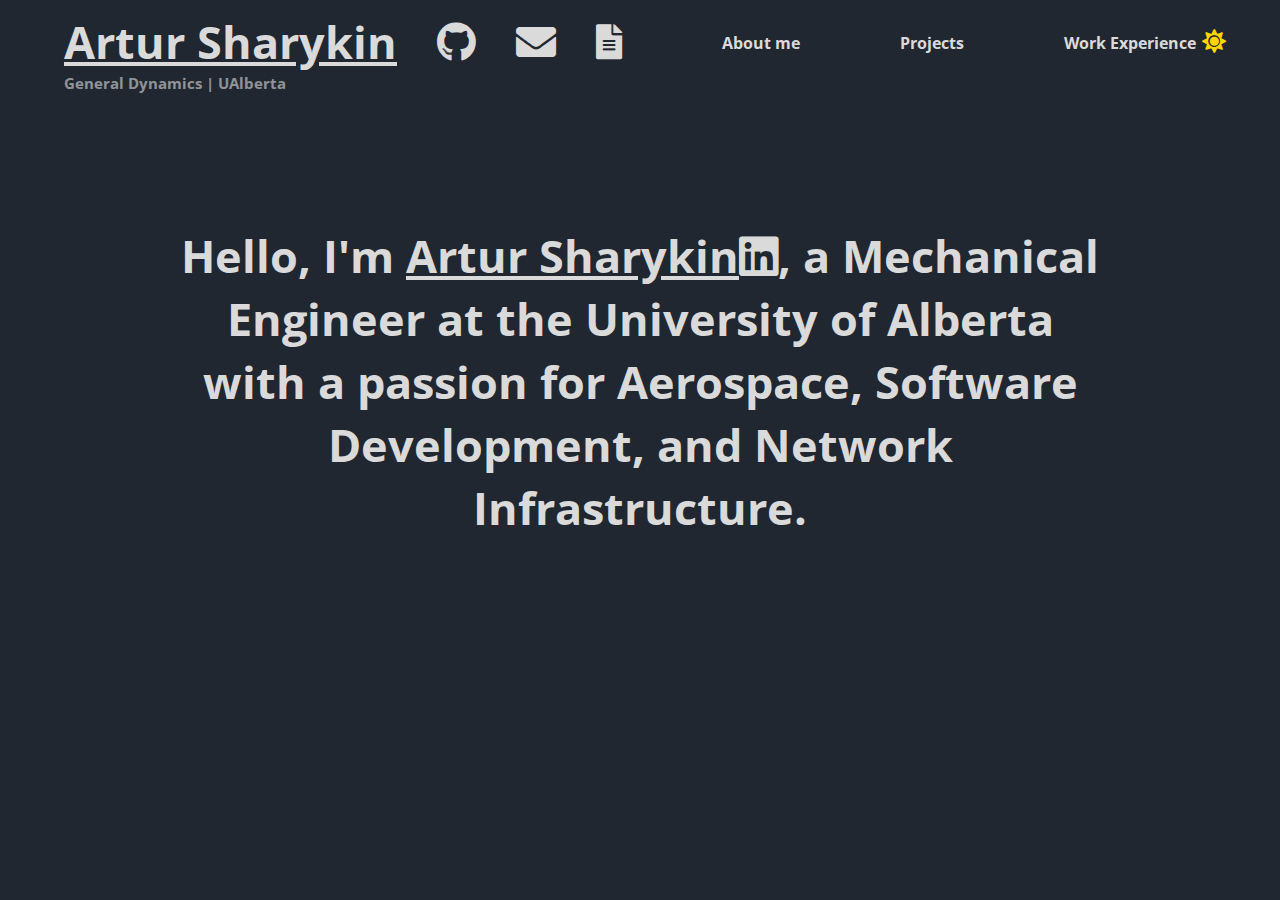
<file: index.html>
<!DOCTYPE html>
<html lang="en">
    <head>
        <meta charset="UTF-8">
        <meta name="viewport" content="width=device-width, initial-scale=1.0">
        <meta name="theme-color" content="#010314"/>
        <meta name="Author" content="Artur Sharykin">
        <meta name="Description" content="Mechanical Engineer @ UAlberta"
        <meta name="keywords" content="artur sharykin, Artur Sharykin, Sharykin, Artur, sharykin.artur, artur.sharykin, Artur S.">
        <meta name="apple-mobile-web-app-capable" content="yes"/>
        <meta name="mobile-web-app-capable" content="yes">
        <meta property="og:title" content="Artur Sharykin">
        <meta property="og:description" content="Artur Sharykin | Mechanical Engineer | Home Server Enthusiast"> 
        <meta property="og:image" content="https://2.gravatar.com/avatar/784eda19f32a98c24ace732b31eeef8a5716f56b3fb1531c794c2901bb53635e?size=256">
        <!-- Google Tag Manager -->
        <script>
            (function(w,d,s,l,i){w[l]=w[l]||[];w[l].push({'gtm.start':
            new Date().getTime(),event:'gtm.js'});var f=d.getElementsByTagName(s)[0],
            j=d.createElement(s),dl=l!='dataLayer'?'&l='+l:'';j.async=true;j.src=
            'https://www.googletagmanager.com/gtm.js?id='+i+dl;f.parentNode.insertBefore(j,f);
            })(window,document,'script','dataLayer','GTM-KXZMHLVS');
        </script>
        <!-- End Google Tag Manager -->
        <script src="theme-toggle.js" defer></script>
        <script src="sidemenu.js" defer></script>
        <link rel="image_src" href="https://2.gravatar.com/avatar/784eda19f32a98c24ace732b31eeef8a5716f56b3fb1531c794c2901bb53635e?size=256">
        <link rel="stylesheet" type="text/css" href="style.css">
        <link rel="apple-touch-icon" sizes="180x180" href="images/apple-touch-icon.png">
        <link rel="icon" type="image/png" sizes="32x32" href="images/favicon-32x32.png">
        <link rel="icon" type="image/png" sizes="16x16" href="images/favicon-16x16.png">
        <link rel="manifest" href="/site.webmanifest">
		<link rel="shortcut icon" href="images/favicon.ico"/>
		<link rel="icon" sizes="16x16 32x32" href="images/favicon.ico">
		<link rel="canonical" href="https://sharykin.me/">
		<link rel="preconnect" href="https://www.googletagmanager.com">
		<link rel="preconnect" href="https://www.google-analytics.com">
		<link rel="apple-touch-icon" href="apple-touch-icon.png">
		<link rel="apple-touch-startup-image" href="apple-touch-icon.png">
        <link rel="preconnect" href="https://fonts.googleapis.com">
        <link rel="preconnect" href="https://fonts.gstatic.com" crossorigin>
        <link href="https://fonts.googleapis.com/css2?family=Open+Sans:ital,wght@0,300..800;1,300..800&display=swap" rel="stylesheet">
        <link rel="stylesheet" href="https://cdnjs.cloudflare.com/ajax/libs/font-awesome/5.15.4/css/all.min.css">

        <title>Artur Sharykin</title>

    </head>

    <body>
        <!-- Google Tag Manager (noscript) -->
        <noscript>
            <iframe src="https://www.googletagmanager.com/ns.html?id=GTM-KXZMHLVS"
            height="0" width="0" style="display:none;visibility:hidden"></iframe>
        </noscript>
        <!-- End Google Tag Manager (noscript) -->
        <div class="head">
            <header class="head">
                <div class="header-content">
                    <h1 class="header-title open-sans-general">
                        <a href="/" title="Go Home">Artur Sharykin</a>
                    </h1>
                    <div class="social-buttons">
                        <a href="https://github.com/artursharykin" target="_blank" title="My GitHub" class="github-button">
                            <i class="fab fa-github"></i>
                        </a>
                        <a href="mailto:artur.sharykin@gmail.com" class="email-button" title="Send Me an Email"><i class="fas fa-envelope"></i></a>
                        <a href="/resume.pdf" class = "resume-button" target="_blank" title="My Resume"><i class="fas fa-file-alt"></i></a>
                    </div>
                    <nav class="navigation">
                        <ul>
                            <li><a href="aboutme.html" class="nav-link">About me</a></li>
                            <li><a href="projects.html" class="nav-link">Projects</a></li>
                            <li><a href="workexp.html" class="nav-link">Work Experience</a></li>
                        </ul>
                    </nav>
                    <div class="darklightmode-toggle">
                        <button id="theme-toggle" class="theme-toggle">
                            <i class="fas fa-sun"></i>
                        </button>
                        <button id="menu-toggle" class="menu-toggle">
                            <i class="fas fa-bars"></i>
                        </button>
                    </div>
                </div>
                <div class="description-container">
                    <h2 class="description">General Dynamics | UAlberta</h2>
                </div>
            </header>
        </div>

        <aside id="side-menu" class="side-menu">
            <div class="menu-header">
                <button id="close-menu" class="close-menu">
                    <i class="fas fa-arrow-right"></i>
                </button>
                <h2 class="table-contents">
                    Navigation
                </h2>
            </div>
            <nav>
                <ul>
                    <li><a href="aboutme.html">About me</a></li>
                    <li><a href="projects.html">Projects</a></li>
                    <li><a href="workexp.html">Work Experience</a></li>
                </ul>
            </nav>
            <div class="social-buttons">
                <a href="https://github.com/artursharykin" target="_blank" title="My GitHub"><i class="fab fa-github"></i></a>
                <a href="mailto:artur.sharykin@gmail.com" title="Send Me an Email"><i class="fas fa-envelope"></i></a>
                <a href="/resume.pdf" target="_blank" title="My Resume"><i class="fas fa-file-alt"></i></a>
            </div>


        </aside>

        <div class="center-text">
            <h2>Hello, I'm <a href="https://www.linkedin.com/in/artursharykin" target="_blank" title="LinkedIn Profile">Artur Sharykin<i class="fab fa-linkedin"></i></a>, a Mechanical Engineer at the University of Alberta with a passion for Aerospace, Software Development, and Network Infrastructure.</h2>
        </div>


    </body>
</html>
</file>
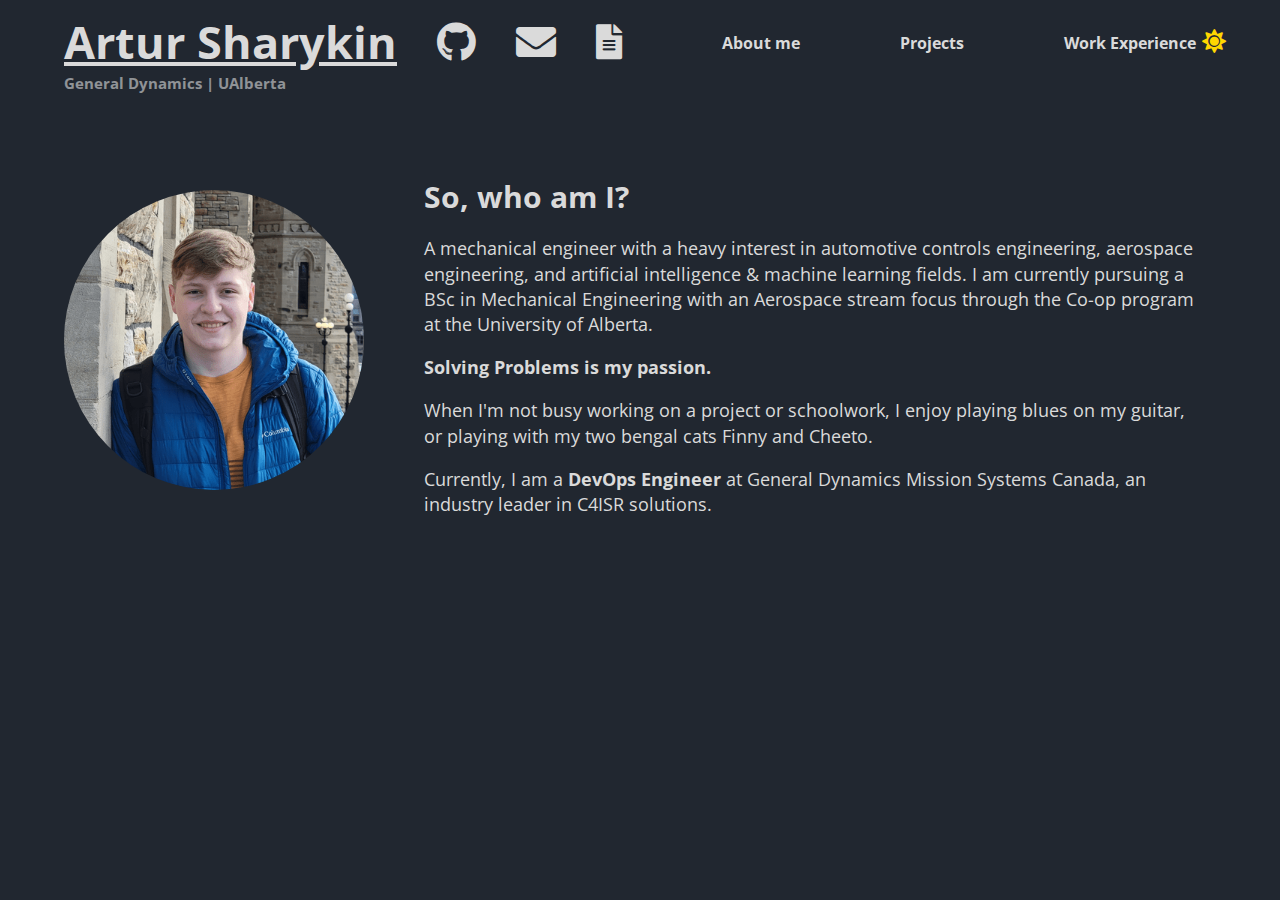
<file: aboutme.html>
<!DOCTYPE html>
<html lang="en">
    <head>
        <meta charset="UTF-8">
        <meta name="viewport" content="width=device-width, initial-scale=1.0">
        <meta name="theme-color" content="#010314"/>
        <meta name="Author" content="Artur Sharykin">
        <meta name="Description" content="Mechanical Engineer @ UAlberta"
        <meta name="keywords" content="artur sharykin, Artur Sharykin, Sharykin, Artur, sharykin.artur, artur.sharykin, Artur S.">
        <meta name="apple-mobile-web-app-capable" content="yes"/>
        <meta name="mobile-web-app-capable" content="yes">
        <meta property="og:title" content="Artur Sharykin">
        <meta property="og:description" content="Artur Sharykin | Mechanical Engineer | Home Server Enthusiast"> 
        <meta property="og:image" content="https://2.gravatar.com/avatar/784eda19f32a98c24ace732b31eeef8a5716f56b3fb1531c794c2901bb53635e?size=256">
        <!-- Google Tag Manager -->
        <script>
            (function(w,d,s,l,i){w[l]=w[l]||[];w[l].push({'gtm.start':
            new Date().getTime(),event:'gtm.js'});var f=d.getElementsByTagName(s)[0],
            j=d.createElement(s),dl=l!='dataLayer'?'&l='+l:'';j.async=true;j.src=
            'https://www.googletagmanager.com/gtm.js?id='+i+dl;f.parentNode.insertBefore(j,f);
            })(window,document,'script','dataLayer','GTM-KXZMHLVS');
        </script>
        <!-- End Google Tag Manager -->
        <script src="theme-toggle.js" defer></script>
        <script src="sidemenu.js" defer></script>
        <link rel="image_src" href="https://2.gravatar.com/avatar/784eda19f32a98c24ace732b31eeef8a5716f56b3fb1531c794c2901bb53635e?size=256">
        <link rel="stylesheet" type="text/css" href="style.css">
        <link rel="apple-touch-icon" sizes="180x180" href="images/apple-touch-icon.png">
        <link rel="icon" type="image/png" sizes="32x32" href="images/favicon-32x32.png">
        <link rel="icon" type="image/png" sizes="16x16" href="images/favicon-16x16.png">
        <link rel="manifest" href="/site.webmanifest">
		<link rel="shortcut icon" href="images/favicon.ico"/>
		<link rel="icon" sizes="16x16 32x32" href="images/favicon.ico">
		<link rel="canonical" href="https://sharykin.me/">
		<link rel="preconnect" href="https://www.googletagmanager.com">
		<link rel="preconnect" href="https://www.google-analytics.com">
		<link rel="apple-touch-icon" href="apple-touch-icon.png">
		<link rel="apple-touch-startup-image" href="apple-touch-icon.png">
        <link rel="preconnect" href="https://fonts.googleapis.com">
        <link rel="preconnect" href="https://fonts.gstatic.com" crossorigin>
        <link href="https://fonts.googleapis.com/css2?family=Open+Sans:ital,wght@0,300..800;1,300..800&display=swap" rel="stylesheet">
        <link rel="stylesheet" href="https://cdnjs.cloudflare.com/ajax/libs/font-awesome/5.15.4/css/all.min.css">

        <title>Artur Sharykin</title>


    </head>

    <body>
        <!-- Google Tag Manager (noscript) -->
        <noscript>
            <iframe src="https://www.googletagmanager.com/ns.html?id=GTM-KXZMHLVS"
            height="0" width="0" style="display:none;visibility:hidden"></iframe>
        </noscript>
        <!-- End Google Tag Manager (noscript) -->
        <div class="head">
            <header class="head">
                <div class="header-content">
                    <h1 class="header-title open-sans-general">
                        <a href="/" title="Go Home">Artur Sharykin</a>
                    </h1>
                    <div class="social-buttons">
                        <a href="https://github.com/artursharykin" target="_blank" title="My GitHub" class="github-button">
                            <i class="fab fa-github"></i>
                        </a>
                        <a href="mailto:artur.sharykin@gmail.com" class="email-button" title="Send Me an Email"><i class="fas fa-envelope"></i></a>
                        <a href="/resume.pdf" class = "resume-button" target="_blank" title="My Resume"><i class="fas fa-file-alt"></i></a>
                    </div>
                    <nav class="navigation">
                        <ul>
                            <li><a href="aboutme.html" class="nav-link">About me</a></li>
                            <li><a href="projects.html" class="nav-link">Projects</a></li>
                            <li><a href="workexp.html" class="nav-link">Work Experience</a></li>
                        </ul>
                    </nav>
                    <div class="darklightmode-toggle">
                        <button id="theme-toggle" class="theme-toggle">
                            <i class="fas fa-sun"></i>
                        </button>
                        <button id="menu-toggle" class="menu-toggle">
                            <i class="fas fa-bars"></i>
                        </button>
                    </div>
                </div>
                <div class="description-container">
                    <h2 class="description">General Dynamics | UAlberta</h2>
                </div>
            </header>
        </div>
        <aside id="side-menu" class="side-menu">
            <div class="menu-header">
                <button id="close-menu" class="close-menu">
                    <i class="fas fa-arrow-right"></i>
                </button>
                <h2 class="table-contents">
                    Navigation
                </h2>
            </div>
            <nav>
                <ul>
                    <li><a href="aboutme.html">About me</a></li>
                    <li><a href="projects.html">Projects</a></li>
                    <li><a href="workexp.html">Work Experience</a></li>
                </ul>
            </nav>
            <div class="social-buttons">
                <a href="https://github.com/artursharykin" target="_blank" title="My GitHub"><i class="fab fa-github"></i></a>
                <a href="mailto:artur.sharykin@gmail.com" title="Send Me an Email"><i class="fas fa-envelope"></i></a>
                <a href="/resume.pdf" target="_blank" title="My Resume"><i class="fas fa-file-alt"></i></a>
            </div>


        </aside>

        <div class="about-container">
            <div class="about-image">
                <img src="images/me.png" alt="Your Image">
            </div>
            <div class="about-text">
                <h2>So, who am I?</h2>
                <p>
                    A mechanical engineer with a heavy interest in automotive controls engineering, aerospace engineering, and artificial intelligence & machine learning fields. I am currently pursuing a BSc in  Mechanical Engineering with an Aerospace stream focus through the Co-op program at the University of Alberta.
                </p>
                <p>
                    <b>Solving Problems is my passion.</b>
                </p>
                <p>
                    When I'm not busy working on a project or schoolwork, I enjoy playing blues on my guitar, or playing with my two bengal cats Finny and Cheeto.
                </p>
                <p>
                    Currently, I am a <b>DevOps Engineer</b> at General Dynamics Mission Systems Canada, an industry leader in C4ISR solutions.
                </p>
            </div>
        </div>
    </body>
</html>
</file>
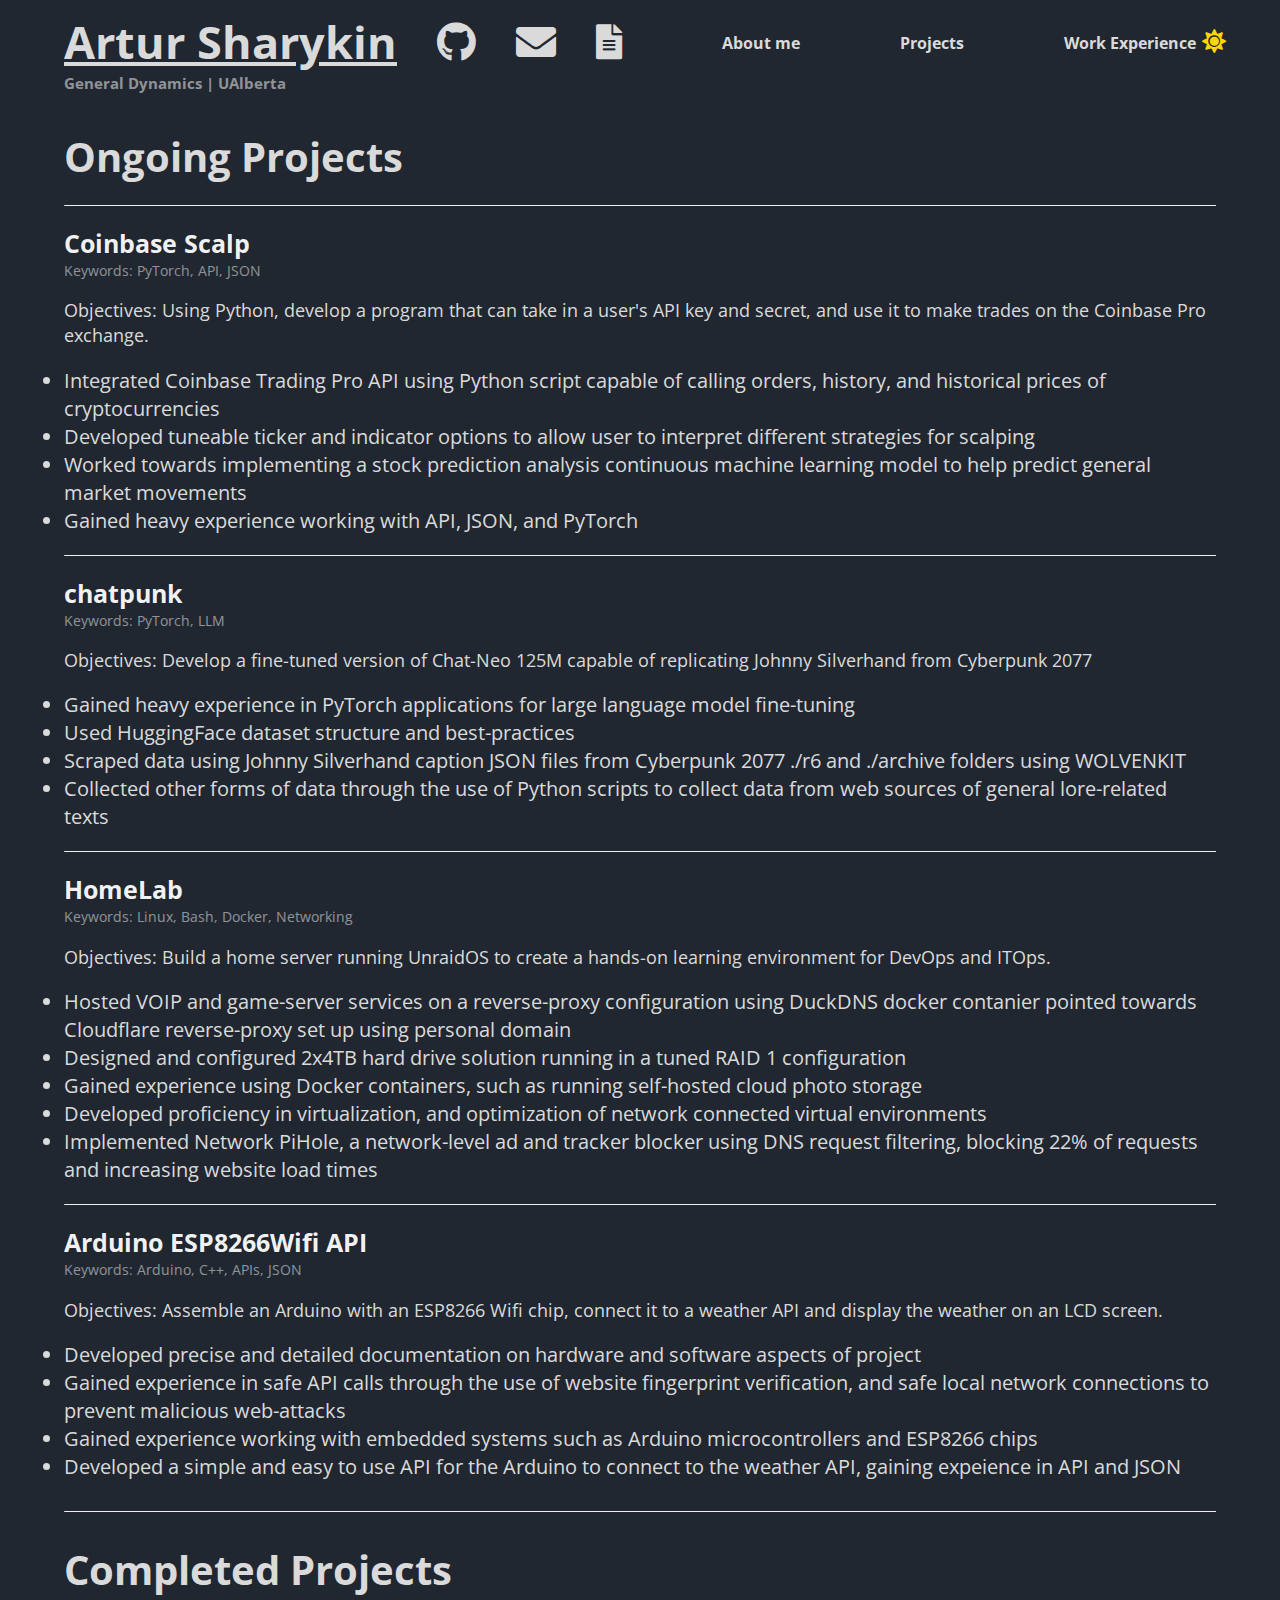
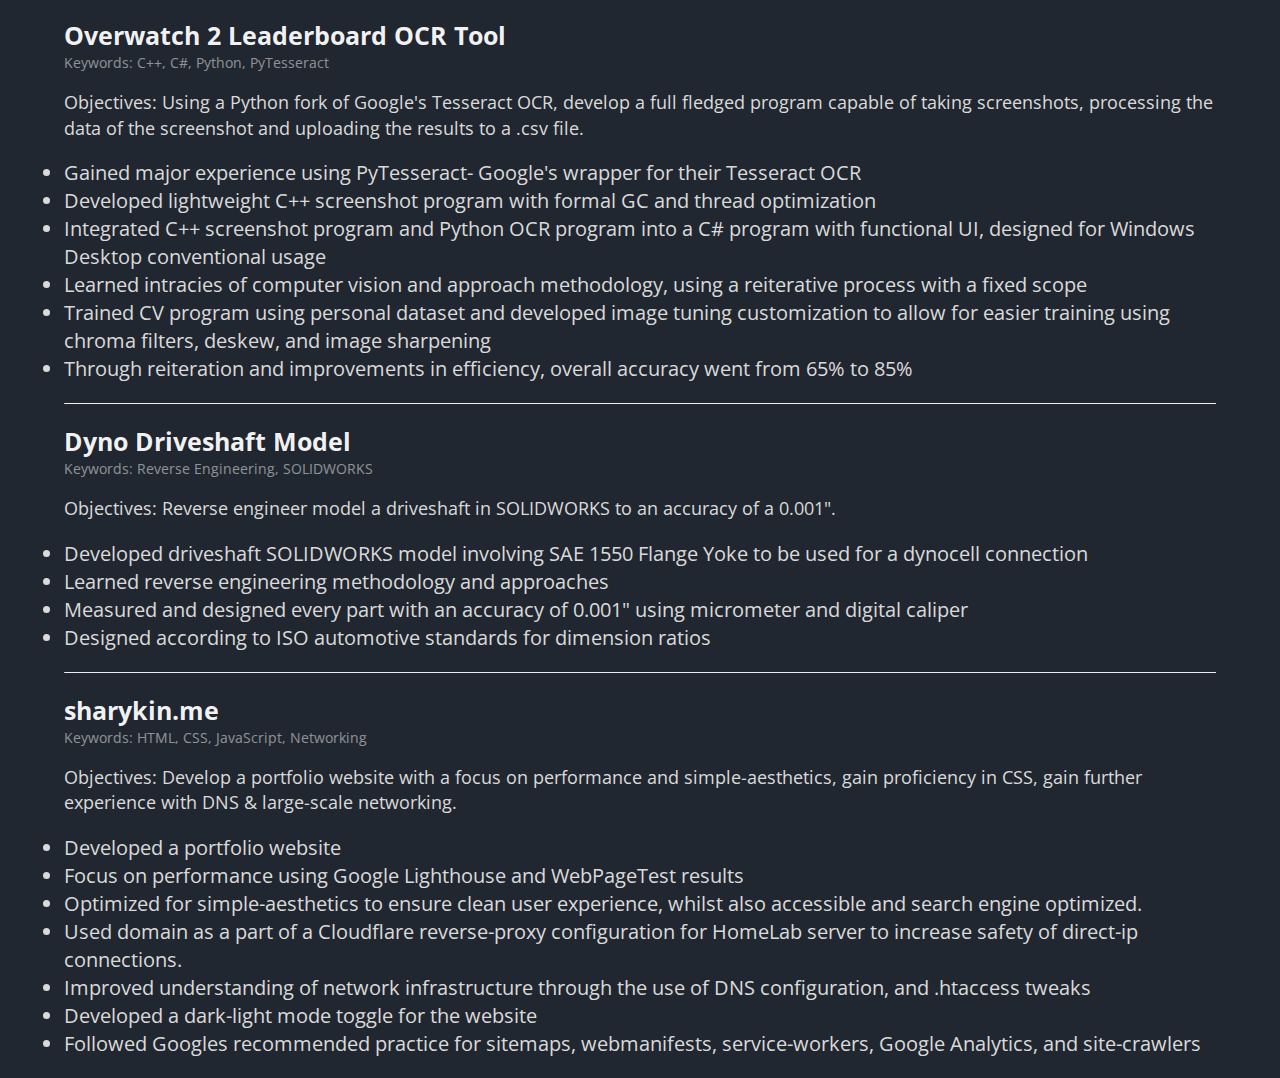
<file: projects.html>
<!DOCTYPE html>
<html lang="en">
    <head>
        <meta charset="UTF-8">
        <meta name="viewport" content="width=device-width, initial-scale=1.0">
        <meta name="theme-color" content="#010314"/>
        <meta name="Author" content="Artur Sharykin">
        <meta name="Description" content="Mechanical Engineer @ UAlberta"
        <meta name="keywords" content="artur sharykin, Artur Sharykin, Sharykin, Artur, sharykin.artur, artur.sharykin, Artur S.">
        <meta name="apple-mobile-web-app-capable" content="yes"/>
        <meta name="mobile-web-app-capable" content="yes">
        <meta property="og:title" content="Artur Sharykin">
        <meta property="og:description" content="Artur Sharykin | Mechanical Engineer | Home Server Enthusiast"> 
        <meta property="og:image" content="https://2.gravatar.com/avatar/784eda19f32a98c24ace732b31eeef8a5716f56b3fb1531c794c2901bb53635e?size=256">
        <!-- Google Tag Manager -->
        <script>
            (function(w,d,s,l,i){w[l]=w[l]||[];w[l].push({'gtm.start':
            new Date().getTime(),event:'gtm.js'});var f=d.getElementsByTagName(s)[0],
            j=d.createElement(s),dl=l!='dataLayer'?'&l='+l:'';j.async=true;j.src=
            'https://www.googletagmanager.com/gtm.js?id='+i+dl;f.parentNode.insertBefore(j,f);
            })(window,document,'script','dataLayer','GTM-KXZMHLVS');
        </script>
        <!-- End Google Tag Manager -->
        <script src="theme-toggle.js" defer></script>
        <script src="sidemenu.js" defer></script>
        <link rel="image_src" href="https://2.gravatar.com/avatar/784eda19f32a98c24ace732b31eeef8a5716f56b3fb1531c794c2901bb53635e?size=256">
        <link rel="stylesheet" type="text/css" href="style.css">
        <link rel="apple-touch-icon" sizes="180x180" href="images/apple-touch-icon.png">
        <link rel="icon" type="image/png" sizes="32x32" href="images/favicon-32x32.png">
        <link rel="icon" type="image/png" sizes="16x16" href="images/favicon-16x16.png">
        <link rel="manifest" href="/site.webmanifest">
		<link rel="shortcut icon" href="images/favicon.ico"/>
		<link rel="icon" sizes="16x16 32x32" href="images/favicon.ico">
		<link rel="canonical" href="https://sharykin.me/">
		<link rel="preconnect" href="https://www.googletagmanager.com">
		<link rel="preconnect" href="https://www.google-analytics.com">
		<link rel="apple-touch-icon" href="apple-touch-icon.png">
		<link rel="apple-touch-startup-image" href="apple-touch-icon.png">
        <link rel="preconnect" href="https://fonts.gstatic.com" crossorigin>
        <link rel="preconnect" href="cdnjs.cloudflare.com">
        <link rel="preconnect" href="fonts.googleapis.com">
        <link href="https://fonts.googleapis.com/css2?family=Open+Sans:ital,wght@0,300..800;1,300..800&display=swap" rel="stylesheet">
        <link rel="stylesheet" href="https://cdnjs.cloudflare.com/ajax/libs/font-awesome/5.15.4/css/all.min.css">

        <title>Artur Sharykin</title>

    </head>

    <body>
        <!-- Google Tag Manager (noscript) -->
        <noscript>
            <iframe src="https://www.googletagmanager.com/ns.html?id=GTM-KXZMHLVS"
            height="0" width="0" style="display:none;visibility:hidden"></iframe>
        </noscript>
        <!-- End Google Tag Manager (noscript) -->
        <div class="head">
            <header class="head">
                <div class="header-content">
                    <h1 class="header-title open-sans-general">
                        <a href="/" title="Go Home">Artur Sharykin</a>
                    </h1>
                    <div class="social-buttons">
                        <a href="https://github.com/artursharykin" target="_blank" title="My GitHub" class="github-button">
                            <i class="fab fa-github"></i>
                        </a>
                        <a href="mailto:artur.sharykin@gmail.com" class="email-button" title="Send Me an Email"><i class="fas fa-envelope"></i></a>
                        <a href="/resume.pdf" class = "resume-button" target="_blank" title="My Resume"><i class="fas fa-file-alt"></i></a>
                    </div>
                    <nav class="navigation">
                        <ul>
                            <li><a href="aboutme.html" class="nav-link">About me</a></li>
                            <li><a href="projects.html" class="nav-link">Projects</a></li>
                            <li><a href="workexp.html" class="nav-link">Work Experience</a></li>
                        </ul>
                    </nav>
                    <div class="darklightmode-toggle">
                        <button id="theme-toggle" class="theme-toggle">
                            <i class="fas fa-sun"></i>
                        </button>
                        <button id="menu-toggle" class="menu-toggle">
                            <i class="fas fa-bars"></i>
                        </button>
                    </div>
                </div>
                <div class="description-container">
                    <h2 class="description">General Dynamics | UAlberta</h2>
                </div>
            </header>
        </div>
        <aside id="side-menu" class="side-menu">
            <div class="menu-header">
                <button id="close-menu" class="close-menu">
                    <i class="fas fa-arrow-right"></i>
                </button>
                <h2 class="table-contents">
                    Navigation
                </h2>
            </div>
            <nav>
                <ul>
                    <li><a href="aboutme.html">About me</a></li>
                    <li><a href="projects.html">Projects</a></li>
                    <li><a href="workexp.html">Work Experience</a></li>
                </ul>
            </nav>
            <div class="social-buttons">
                <a href="https://github.com/artursharykin" target="_blank" title="My GitHub"><i class="fab fa-github"></i></a>
                <a href="mailto:artur.sharykin@gmail.com" title="Send Me an Email"><i class="fas fa-envelope"></i></a>
                <a href="/resume.pdf" target="_blank" title="My Resume"><i class="fas fa-file-alt"></i></a>
            </div>


        </aside>

        <div class="project-container">
            <div class="ongoing-projects">
                <h1>Ongoing Projects</h1>
                <hr class="separator">
                <h2 class="project-name">Coinbase Scalp</h2>
                <p class="keywords">Keywords: PyTorch, API, JSON</p>
                <p class="objectives">Objectives: Using Python, develop a program that can take in a user's API key and secret, and use it to make trades on the Coinbase Pro exchange.</p>
                <p class="summary">
                    <li>Integrated Coinbase Trading Pro API using Python script capable of calling orders, history, and historical prices of cryptocurrencies</li>
                    <li>Developed tuneable ticker and indicator options to allow user to interpret different strategies for scalping</li>
                    <li>Worked towards implementing a stock prediction analysis continuous machine learning model to help predict general market movements</li>
                    <li>Gained heavy experience working with API, JSON, and PyTorch</li>
                </p>
                <hr class = "separator">
                <h2 class="project-name">chatpunk</h2>
                <p class="keywords">Keywords: PyTorch, LLM</p>
                <p class="objectives">Objectives: Develop a fine-tuned version of Chat-Neo 125M capable of replicating Johnny Silverhand from Cyberpunk 2077</p>
                <p class="summary">
                    <li>Gained heavy experience in PyTorch applications for large language model fine-tuning</li>
                    <li>Used HuggingFace dataset structure and best-practices</li>
                    <li>Scraped data using Johnny Silverhand caption JSON files from Cyberpunk 2077 ./r6 and ./archive folders using WOLVENKIT</li>
                    <li>Collected other forms of data through the use of Python scripts to collect data from web sources of general lore-related texts</li>
                </p>
                <hr class="separator">
                <h2 class="project-name">HomeLab</h2>
                <p class="keywords">Keywords: Linux, Bash, Docker, Networking</p>
                <p class="objectives">Objectives: Build a home server running UnraidOS to create a hands-on learning environment for DevOps and ITOps.</p>
                <p class="summary">
                    <li>Hosted VOIP and game-server services on a reverse-proxy configuration using DuckDNS docker contanier pointed towards Cloudflare reverse-proxy set up using personal domain</li>
                    <li>Designed and configured 2x4TB hard drive solution running in a tuned RAID 1 configuration</li>
                    <li>Gained experience using Docker containers, such as running self-hosted cloud photo storage</li>
                    <li>Developed proficiency in virtualization, and optimization of network connected virtual environments</li>
                    <li>Implemented Network PiHole, a network-level ad and tracker blocker using DNS request filtering, blocking 22% of requests and increasing website load times</li>
                </p>
                <hr class="separator">
                <h2 class="project-name">Arduino ESP8266Wifi API</h2> 
                <p class="keywords">Keywords: Arduino, C++, APIs, JSON</p>
                <p class="objectives">Objectives: Assemble an Arduino with an ESP8266 Wifi chip, connect it to a weather API and display the weather on an LCD screen.</p>
                <p class="summary">
                    <li>Developed precise and detailed documentation on hardware and software aspects of project</li>
                    <li>Gained experience in safe API calls through the use of website fingerprint verification, and safe local network connections to prevent malicious web-attacks</li>
                    <li>Gained experience working with embedded systems such as Arduino microcontrollers and ESP8266 chips</li>
                    <li>Developed a simple and easy to use API for the Arduino to connect to the weather API, gaining expeience in API and JSON</li>
                </p>
                <hr class="separator-special">
            </div>
            <div class="past-projects">
                <h1>Completed Projects</h1>
                <h2 class="project-name">Overwatch 2 Leaderboard OCR Tool</h2>
                <p class="keywords">Keywords: C++, C#, Python, PyTesseract</p>
                <p class="objectives">Objectives: Using a Python fork of Google's Tesseract OCR, develop a full fledged program capable of taking screenshots, processing the data of the screenshot and uploading the results to a .csv file.</p>
                <p class="summary">
                    <li>Gained major experience using PyTesseract- Google's wrapper for their Tesseract OCR</li>
                    <li>Developed lightweight C++ screenshot program with formal GC and thread optimization</li>
                    <li>Integrated C++ screenshot program and Python OCR program into a C# program with functional UI, designed for Windows Desktop conventional usage</li>
                    <li>Learned intracies of computer vision and approach methodology, using a reiterative process with a fixed scope</li>
                    <li>Trained CV program using personal dataset and developed image tuning customization to allow for easier training using chroma filters, deskew, and image sharpening</li>
                    <li>Through reiteration and improvements in efficiency, overall accuracy went from 65% to 85%</li>
                </p>
                <hr class="separator">
                <h2 class="project-name">Dyno Driveshaft Model</h2>
                <p class="keywords">Keywords: Reverse Engineering, SOLIDWORKS</p>
                <p class="objectives">Objectives: Reverse engineer model a driveshaft in SOLIDWORKS to an accuracy of a 0.001".</p>
                <p class="summary">
                     <li>Developed driveshaft SOLIDWORKS model involving SAE 1550 Flange Yoke to be used for a dynocell connection</li>
                     <li>Learned reverse engineering methodology and approaches</li>
                     <li>Measured and designed every part with an accuracy of 0.001" using micrometer and digital caliper</li>
                     <li>Designed according to ISO automotive standards for dimension ratios</li>
                </p>
                <hr class = "separator">
                <h2 class="project-name">sharykin.me</h2>
                <p class="keywords">Keywords: HTML, CSS, JavaScript, Networking</p>
                <p class="objectives">Objectives: Develop a portfolio website with a focus on performance and simple-aesthetics, gain proficiency in CSS, gain further experience with DNS & large-scale networking.</p>
                <p class="summary">
                    <li>Developed a portfolio website</li>
                    <li>Focus on performance using Google Lighthouse and WebPageTest results</li>
                    <li>Optimized for simple-aesthetics to ensure clean user experience, whilst also accessible and search engine optimized.</li>
                    <li>Used domain as a part of a Cloudflare reverse-proxy configuration for HomeLab server to increase safety of direct-ip connections.</li>
                    <li>Improved understanding of network infrastructure through the use of DNS configuration, and .htaccess tweaks</li>
                    <li>Developed a dark-light mode toggle for the website</li>
                    <li>Followed Googles recommended practice for sitemaps, webmanifests, service-workers, Google Analytics, and site-crawlers</li>
               </p>

            </div>
        </div>
    </body>
</html>
</file>
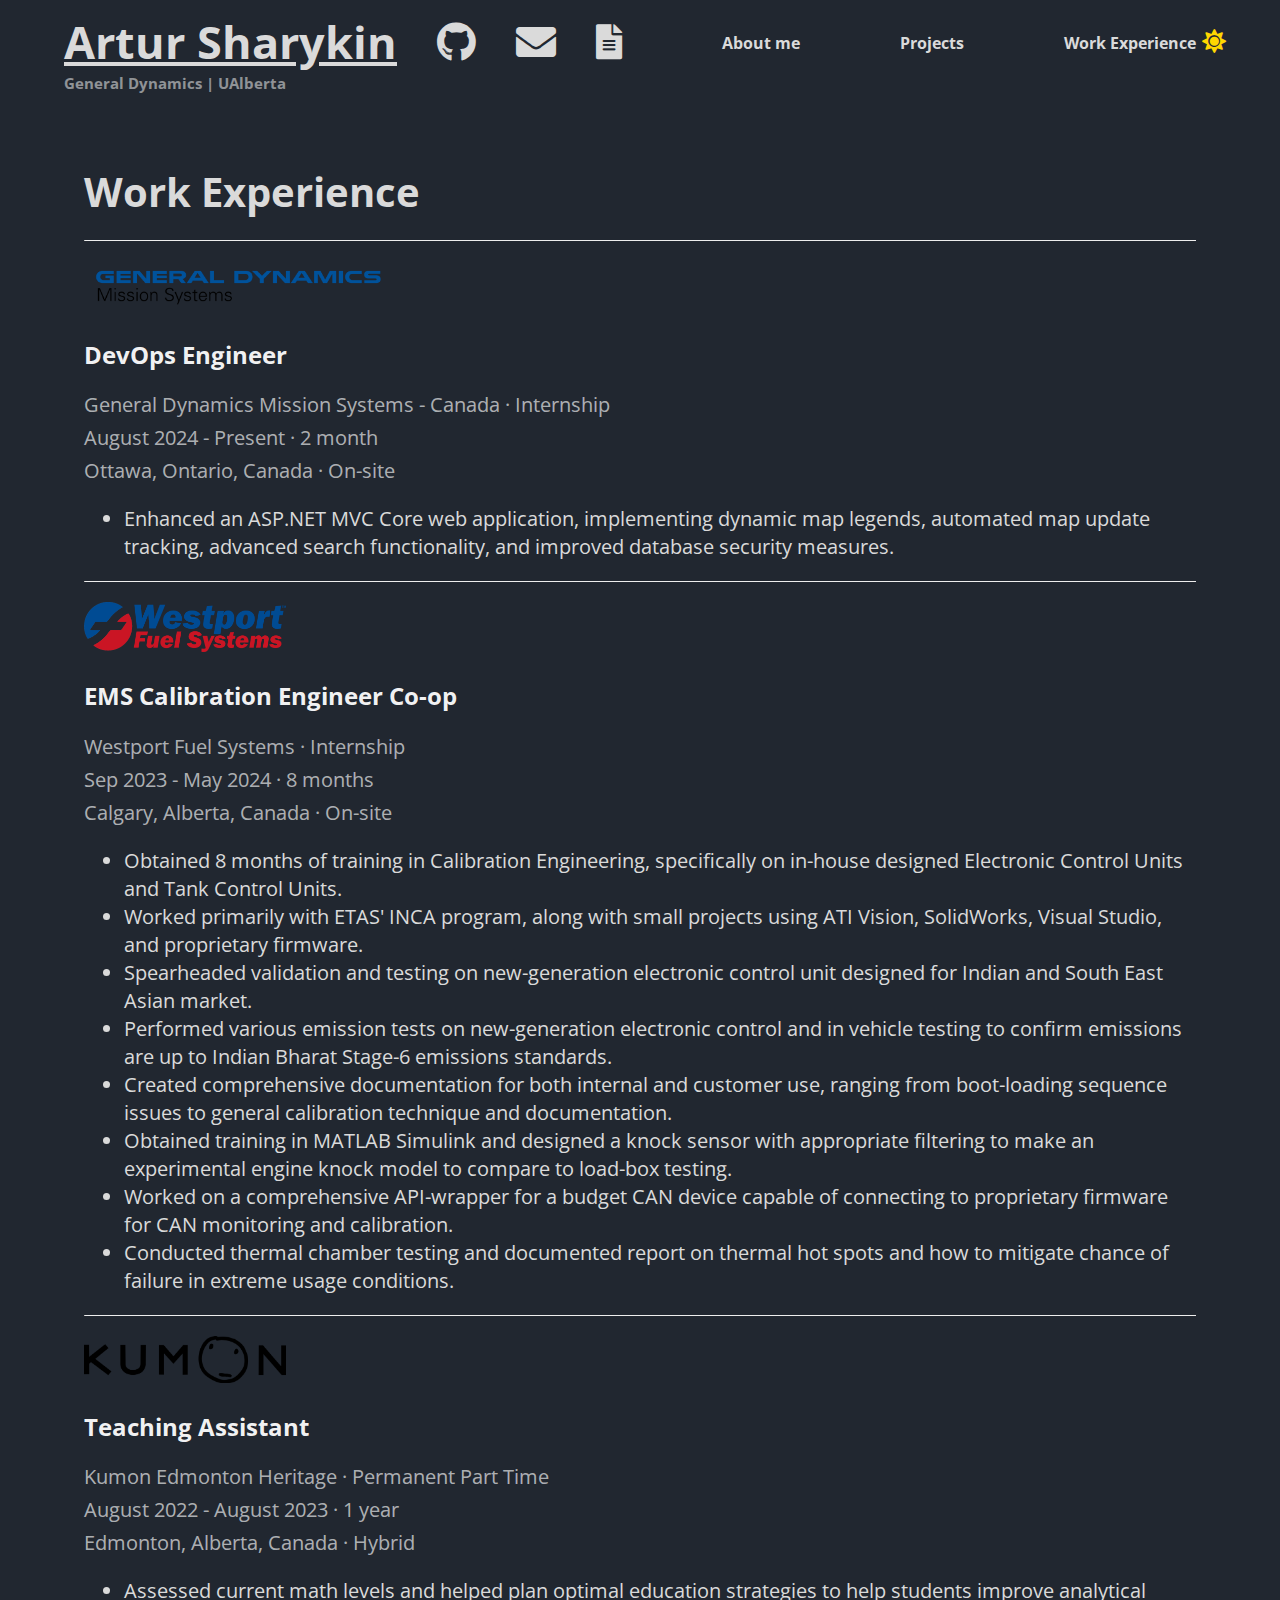
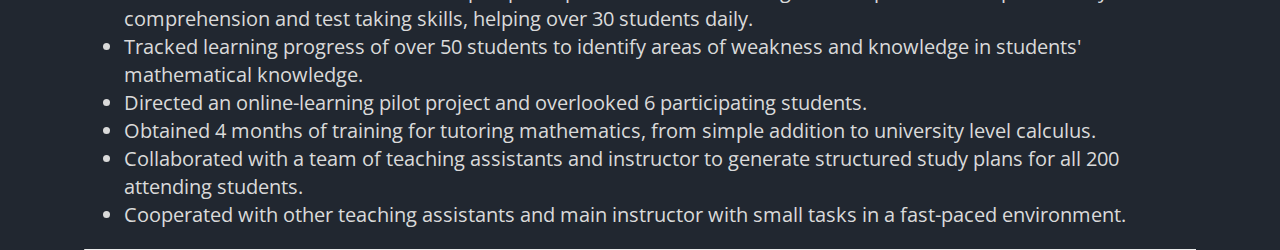
<file: workexp.html>
<!DOCTYPE html>
<html lang="en">
    <head>
        <meta charset="UTF-8">
        <meta name="viewport" content="width=device-width, initial-scale=1.0">
        <meta name="theme-color" content="#010314"/>
        <meta name="Author" content="Artur Sharykin">
        <meta name="Description" content="Mechanical Engineer @ UAlberta"
        <meta name="keywords" content="artur sharykin, Artur Sharykin, Sharykin, Artur, sharykin.artur, artur.sharykin, Artur S.">
        <meta name="apple-mobile-web-app-capable" content="yes"/>
        <meta name="mobile-web-app-capable" content="yes">
        <meta property="og:title" content="Artur Sharykin">
        <meta property="og:description" content="Artur Sharykin | Mechanical Engineer | Home Server Enthusiast"> 
        <meta property="og:image" content="https://2.gravatar.com/avatar/784eda19f32a98c24ace732b31eeef8a5716f56b3fb1531c794c2901bb53635e?size=256">
        <!-- Google Tag Manager -->
        <script>
            (function(w,d,s,l,i){w[l]=w[l]||[];w[l].push({'gtm.start':
            new Date().getTime(),event:'gtm.js'});var f=d.getElementsByTagName(s)[0],
            j=d.createElement(s),dl=l!='dataLayer'?'&l='+l:'';j.async=true;j.src=
            'https://www.googletagmanager.com/gtm.js?id='+i+dl;f.parentNode.insertBefore(j,f);
            })(window,document,'script','dataLayer','GTM-KXZMHLVS');
        </script>
        <!-- End Google Tag Manager -->
        <script src="theme-toggle.js" defer></script>
        <script src="sidemenu.js" defer></script>
        <link rel="image_src" href="https://2.gravatar.com/avatar/784eda19f32a98c24ace732b31eeef8a5716f56b3fb1531c794c2901bb53635e?size=256">
        <link rel="stylesheet" type="text/css" href="style.css">
        <link rel="apple-touch-icon" sizes="180x180" href="images/apple-touch-icon.png">
        <link rel="icon" type="image/png" sizes="32x32" href="images/favicon-32x32.png">
        <link rel="icon" type="image/png" sizes="16x16" href="images/favicon-16x16.png">
        <link rel="manifest" href="/site.webmanifest">
		<link rel="shortcut icon" href="images/favicon.ico"/>
		<link rel="icon" sizes="16x16 32x32" href="images/favicon.ico">
		<link rel="canonical" href="https://sharykin.me/">
		<link rel="preconnect" href="https://www.googletagmanager.com">
		<link rel="preconnect" href="https://www.google-analytics.com">
		<link rel="apple-touch-icon" href="apple-touch-icon.png">
		<link rel="apple-touch-startup-image" href="apple-touch-icon.png">
        <link rel="preconnect" href="https://fonts.googleapis.com">
        <link rel="preconnect" href="https://fonts.gstatic.com" crossorigin>
        <link href="https://fonts.googleapis.com/css2?family=Open+Sans:ital,wght@0,300..800;1,300..800&display=swap" rel="stylesheet">
        <link rel="stylesheet" href="https://cdnjs.cloudflare.com/ajax/libs/font-awesome/5.15.4/css/all.min.css">

        <title>Artur Sharykin</title>


        <style>
            .container {
                max-width: 1920px;
                margin: 100px auto;
                margin-top: 50px;
                padding: 20px;
                max-height: calc(100vh + 40px); /* Limit container height to viewport height */
            }
            
            .work-experience {
                margin-bottom: 20px;
            }
            
            .work-experience h2 {
                font-size: 24px;
                color: #fffffff1;
            }
            
            .work-experience p {
                margin: 5px 0;
                color: #fffffff1;
            }
        </style>
    </head>

    <body>
        <!-- Google Tag Manager (noscript) -->
        <noscript>
            <iframe src="https://www.googletagmanager.com/ns.html?id=GTM-KXZMHLVS"
            height="0" width="0" style="display:none;visibility:hidden"></iframe>
        </noscript>
        <!-- End Google Tag Manager (noscript) -->
        <div class="head">
            <header class="head">
                <div class="header-content">
                    <h1 class="header-title open-sans-general">
                        <a href="/" title="Go Home">Artur Sharykin</a>
                    </h1>
                    <div class="social-buttons">
                        <a href="https://github.com/artursharykin" target="_blank" title="My GitHub" class="github-button">
                            <i class="fab fa-github"></i>
                        </a>
                        <a href="mailto:artur.sharykin@gmail.com" class="email-button" title="Send Me an Email"><i class="fas fa-envelope"></i></a>
                        <a href="/resume.pdf" class = "resume-button" target="_blank" title="My Resume"><i class="fas fa-file-alt"></i></a>
                    </div>
                    <nav class="navigation">
                        <ul>
                            <li><a href="aboutme.html" class="nav-link">About me</a></li>
                            <li><a href="projects.html" class="nav-link">Projects</a></li>
                            <li><a href="workexp.html" class="nav-link">Work Experience</a></li>
                        </ul>
                    </nav>
                    <div class="darklightmode-toggle">
                        <button id="theme-toggle" class="theme-toggle">
                            <i class="fas fa-sun"></i>
                        </button>
                        <button id="menu-toggle" class="menu-toggle">
                            <i class="fas fa-bars"></i>
                        </button>
                    </div>
                </div>
                <div class="description-container">
                    <h2 class="description">General Dynamics | UAlberta</h2>
                </div>
            </header>
        </div>
        <aside id="side-menu" class="side-menu">
            <div class="menu-header">
                <button id="close-menu" class="close-menu">
                    <i class="fas fa-arrow-right"></i>
                </button>
                <h2 class="table-contents">
                    Navigation
                </h2>
            </div>
            <nav>
                <ul>
                    <li><a href="aboutme.html">About me</a></li>
                    <li><a href="projects.html">Projects</a></li>
                    <li><a href="workexp.html">Work Experience</a></li>
                </ul>
            </nav>
            <div class="social-buttons">
                <a href="https://github.com/artursharykin" target="_blank" title="My GitHub"><i class="fab fa-github"></i></a>
                <a href="mailto:artur.sharykin@gmail.com" title="Send Me an Email"><i class="fas fa-envelope"></i></a>
                <a href="/resume.pdf" target="_blank" title="My Resume"><i class="fas fa-file-alt"></i></a>
            </div>


        </aside>

        <div class="container">
            <div class="work-experience">
                <h1>Work Experience</h1>

                <hr class="separator">
                <img src="images/GDMS-color-Pantone287-650px.png" alt="General Dynamics Mission Systems Canada Logo" class="company-logo" width="310px" height="50px">
                <h2>DevOps Engineer</h2>
                <p class="company">General Dynamics Mission Systems - Canada · Internship</p>
                <p class="work-time">August 2024 - Present · 2 month</p>
                <p class="location">Ottawa, Ontario, Canada · On-site</p>
                <ul>
                    <li>Enhanced an ASP.NET MVC Core web application, implementing dynamic map legends, automated map update tracking, advanced search functionality, and improved database security measures.</li>
                </ul>

                <hr class="separator">
                <img src="images/westport-logo-color.png" alt="Westport Fuel Systems Logo" class="company-logo" width="202px" height="50px">
                <h2>EMS Calibration Engineer Co-op</h2>
                <p class="company">Westport Fuel Systems · Internship</p>
                <p class="work-time">Sep 2023 - May 2024 · 8 months</p>
                <p class="location">Calgary, Alberta, Canada · On-site</p>
                <ul>
                    <li>Obtained 8 months of training in Calibration Engineering, specifically on in-house designed Electronic Control Units and Tank Control Units.</li>
                    <li>Worked primarily with ETAS' INCA program, along with small projects using ATI Vision, SolidWorks, Visual Studio, and proprietary firmware.</li>
                    <li>Spearheaded validation and testing on new-generation electronic control unit designed for Indian and South East Asian market.</li>
                    <li>Performed various emission tests on new-generation electronic control and in vehicle testing to confirm emissions are up to Indian Bharat Stage-6 emissions standards.</li>
                    <li>Created comprehensive documentation for both internal and customer use, ranging from boot-loading sequence issues to general calibration technique and documentation.</li>
                    <li>Obtained training in MATLAB Simulink and designed a knock sensor with appropriate filtering to make an experimental engine knock model to compare to load-box testing.</li>
                    <li>Worked on a comprehensive API-wrapper for a budget CAN device capable of connecting to proprietary firmware for CAN monitoring and calibration.</li>
                    <li>Conducted thermal chamber testing and documented report on thermal hot spots and how to mitigate chance of failure in extreme usage conditions.</li>
                </ul>
                <hr class="separator">
                <img src="images/Kumon_Method_Logo.svg.png" alt="Kumon Logo" class="company-logo" width="202px" height="47px">
                <h2>Teaching Assistant</h2>
                <p class="company">Kumon Edmonton Heritage · Permanent Part Time</p>
                <p class="work-time">August 2022 - August 2023 · 1 year</p>
                <p class="location">Edmonton, Alberta, Canada · Hybrid</p>
                <ul>
                    <li>Assessed current math levels and helped plan optimal education strategies to help students improve analytical comprehension and test taking skills, helping over 30 students daily.</li>
                    <li>Tracked learning progress of over 50 students to identify areas of weakness and knowledge in students' mathematical knowledge.</li>
                    <li>Directed an online-learning pilot project and overlooked 6 participating students.</li>
                    <li>Obtained 4 months of training for tutoring mathematics, from simple addition to university level calculus.</li>
                    <li>Collaborated with a team of teaching assistants and instructor to generate structured study plans for all 200 attending students.</li>
                    <li>Cooperated with other teaching assistants and main instructor with small tasks in a fast-paced environment.</li>
                </ul>
                <hr class="separator">
            </div>
        </div>
    </body>
</html>
</file>
<file: style.css>
:root{
    --seperator-border-color: #ffffff80;
}


.open-sans-general {
  font-family: "Open Sans", sans-serif;
  font-optical-sizing: auto;
  font-weight: 475;
  font-style: normal;
  font-variation-settings:
    "wdth" 100;
}

body, h1 {
    margin: 0;
    padding: 0;
}

body, html{
    height: auto;
}

@media (max-width: 845px) {
    
    .header-title {
        font-size: 18px;
        margin-top: 5%;
        text-align: left;
        margin-bottom: 0px;
        margin-left: 0px !important;
        margin-right: 0px !important;
    }

    .header-title a{
        margin: 0px !important;
        font-size: 35px;
    }

    .social-buttons{
        margin-top: 10px;
        margin-bottom: 20px;
        width: 100%;
        display: flex;
        align-items: center;
        justify-content: space-around;
    }

    .description{
        display: none;

    }

    .nav-link {
        display: block;
        margin-left: 10px !important;
        text-align: center;
    }

    .navigation{
        margin-left: 0px !important;
        width: 100%;
        display: flex;
        align-items: center;
        justify-content: center;

    }
    .center-text h2 {
        margin-top: 15%;
        font-size: 30px !important;
        text-align: center;
        width: 100%;
    }
    .center-text {
        display: flex;
        justify-content: center; 
        align-items: center; 
        flex-direction: column; 
        text-align: center;
        margin-top: 50px;
        width: 100%;
    }

    .about-container {
        align-items: center; 
        padding-top: 50px; 
        margin-top: 5%;
    }

    .about-text {
        padding: 20px; 
        font-size: 18px;
        text-align: center; 
        width: 90%;        
    }

    .about-image {
        display: none;
    }

    .work-experience h1{
        font-size:30px;
        padding-top:0%;
        text-align: center;
    }

    .container{
        margin-top: 20px !important;
    }
    
    .work-experience h2{
        font-size:22px;
    }
    
    .work-experience p{
        width:85%;
        font-size: 18px;
        text-align: left;
    }

    .work-experience img.company-logo{
        display:block;
        margin: 0 auto;
    }
    
    .github-button {
        display: inline-block;
        text-decoration: none;
        color: #fffffff1; 
        line-height: 0px;
        background-color: transparent;
    }

    .project-container .ongoing-projects{
        margin-top: 10%;
    }

    .github-button .fab.fa-github {
        font-size: 30px !important;
    }
    
    .email-button {
        display: inline-block;
        text-decoration: none;
        color: #fffffff1;
        line-height: 0px; 
        background-color: transparent; 
        margin-left: 0px;
    }
    
    /* Adjust icon size */
    .email-button .fas.fa-envelope {
        font-size: 30px !important;
    }

    header .social-buttons, .navigation, .nav-link{
        display: none;
    }

    .side-menu .social-buttons,
    .side-menu .navigation,
    .side-menu .nav-link {
        display: flex;
        font-size: 30px;
    }

    

    .header-title {
        flex-grow: 1;
        font-size: 35px;
    }

    .header-title.open-sans-general{
        font-size: 35px;
    }
    
    .darklightmode-toggle {
        display: flex;
    }

    .menu-toggle, .theme-toggle {
        font-size: 20px;
        background: none;
        border: none;
        margin-right: 5px;
        color: #f1f1f1f1;
    }

    .side-menu {
        position: fixed;
        top: 0;
        right: -100%; /* Start off-screen to the right */
        width: 100%; /* Full width */
        height: 100%; /* Full height */
        background: #212730; /* Background color */
        z-index: 100; /* Ensure it's above other content */
        transition: right 0.5s ease; /* Smooth transition for the animation */
        display: flex !important;
        flex-direction: column;
        box-sizing: border-box;
        padding: 20px; /* Padding around content */
    } 

    #menu-toggle{
        padding-top: 10px;
        display: flex !important;
    }

    #theme-toggle{
        padding-top: 7px; /* Wow this is incredibly ugly, but this is the best fix to not have that weird first load error*/
    }

    .side-menu nav ul{
        list-style-type: none;
        padding: 0;
        margin: 0;
        width: 100%;
    }

    .side-menu nav ul li{
        margin-bottom: 60px;
    }

    .side-menu nav ul li a{
        display: block;
        font-size: 25px;
        color: #f1f1f1f1;
        text-decoration: none;
        padding: 10px 20px;
    }

    .menu-header{
        display: flex;
        justify-content: space-between;
        align-items: center;
        width: 100%;
        padding: 0;
    }

    .close-menu {
        background: transparent;
        border: none;
        color: #ffffff80;
        font-size: 24px;
        margin-top: 0px;
        margin-bottom: 25px;
    }

    .table-contents{
        font-size: 50px;
        align-self: flex-end;
        color: #fff;
        margin-right: 10px;
        margin-top: 0px;
        
    }

    .side-menu.open {
        right: 0; /* Move into view */
    }

    body.dark-mode .side-menu{
        background-color: #212730;
        color: #f8f8f8f8;
    }
    
    body.dark-mode .side-menu a{
        color: #f8f8f8f8;
    }

    body.light-mode .menu-toggle{
        color: #313131;
    }

    body.light-mode .side-menu{
        background-color: #f0e7db;
        color: #313131;
    }

    body.light-mode .side-menu a{
        color: #313131;
    }

    body.light-mode .side-menu .close-menu{
        color: #212121;
    }
}

.side-menu,
#menu-toggle{
    display:none;
}
body {
    background-color:#212730; 
    font: normal 20px/1.4 'Open Sans', -apple-system, BlinkMacSystemFont, 'Segoe UI', Helvetica, Arial, sans-serif;
    margin: 0 auto;
    color:#FFFFFFde;
    max-width: 90%;
}

.description{
    font-size:15px;
    color:#DADADA;
    margin: 0px;
}

.description-container{
    align-items: center;
    display: flex;
    justify-content: safe start;
}

.center-text{
    margin-top: 8%;
    display: flex;
    justify-content: center;
    align-items: center;
    width: 100%;
}

.center-text h2{
    font-size: 45px;
    color:#DADADA;
    text-align: center;
    width: 80%;
}

.center-text h2 a{
    color:#DADADA;
    margin-right: 0px;

}

.center-text a{
    color:#DADADA;
}

.center-text a:hover {
    text-decoration: underline dotted; 
    color: #DADADA;
}

.head {
    margin-left: 0px;
    max-width: 100%;
    align-items: center;
}

.header {
    position: fixed;
    top: 0;
    left: 0;
    width: 100%;
    background-color: #212730;
    padding: 10px 0;
    z-index: 999;
    display: flex; 
    justify-content: space-between; 
    align-items: center; 
}

.header-content {
    display: flex; 
    align-items: center;
    justify-content: space-between;
    margin-top: 10px;
    max-width: 100%;
    
}


.header-title {
    font-size: 45px;
    font-weight: bold;
    color: #DADADA;
    white-space: nowrap;
    margin: 0;
}

.header-title a {
    color: #DADADA;
    text-decoration: underline;
}

.header-title a:hover {
    text-decoration: underline dotted;
    color: #DADADA;
}

body.dark-mode{
    background-color: #212730;
    color: #DADADA;
    --seperator-border-color: #ffffff;
}

body.light-mode{
    background-color: #f0e7db;
    color: #313131;
    --separator-border-color: #616161;
}

body.dark-mode a, body.dark-mode p, body.dark-mode h1, body.dark-mode a:hover{
    color:inherit;
}

body.dark-mode h2.description{
    color: #ffffff80;
}


body.dark-mode .keywords{
    color: #ffffff80;
}

body.dark-mode p.company, body.dark-mode p.work-time, body.dark-mode p.location{
    color: #ffffffa6;
}

body.dark-mode .theme-toggle .fas{
    color: #FFD700;
}

body.light-mode a, body.light-mode p body.light-mode h1, body.light-mode h2, body.light-mode a:hover{
    color: inherit;

}
body.light-mode .theme-toggle .fas{
    color: #5D3B76;
}

body.light-mode a, body.light-mode a:hover{
    color: #313131;  /* Not sure why this needs to be re-inputted, but without this the header name always stays white*/
}

body.light-mode .keywords{ 
    color: #919191; /* Not sure why this also broke */
}

body.light-mode p.company, body.light-mode p.work-time, body.light-mode p.location{
    color: #616161; /* This also broke */
}

body.light-mode h2.description{
    color: #919191;
}

body.light-mode .github-button:hover, body.light-mode .email-button:hover, body.light-mode .resume-button:hover {
    filter: brightness(25%);
}

.theme-toggle{
    border: none;
    background: none;
    cursor: pointer;
    font-size: 1.5rem;
    color: #FFD700;
}


.navigation {
    font-weight: bold;  
    display: flex;
    align-items:center;
}


.navigation ul {
    margin: 0;
    padding: 0;
    list-style: none; 
    display: flex;
}

.nav-link {
    margin-left: 100px; /* !! Margin between links */
    text-decoration: none;
    color: #fffffff1;
    font-family: "Open Sans", sans-serif;
    font-size: 16px;
    white-space: nowrap;
}

.nav-link:hover {
    text-decoration: underline;
}

.social-buttons {
    display: flex;
    align-items: center;
}

.github-button,
.email-button,
.resume-button {
    display: flex;
    align-items: center;
    text-decoration: none;
    color: #fffffff1;
    margin-left: 40px;
    transition: filter 0.2s;
}

.github-button:hover,
.email-button:hover,
.resume-button:hover{
    filter: brightness(75%);
}

.github-button .fab.fa-github {
    font-size: 40px !important;
}

.email-button .fas.fa-envelope{
    font-size: 40px !important;
}

.resume-button .fas.fa-file-alt{
    font-size: 35px !important;
}

.about-container {
    display: flex;
    padding-top: 0px;
    margin-top: 5%;
    flex-direction: row; 
    justify-content: center; 
    align-items: center; 
    overflow: hidden;
}

.about-text {
    flex: 2; 
    padding: 0 20px; 
    height: 100%;
    max-width: 800px;
}

.about-text h2{
    margin-bottom: 0px;
}

.about-text p{
    font-size: 18px;
}
.about-image img {
    border-radius: 50%; 
    width: 200px; 
    height: 200px; 
    object-fit: cover; 
    max-width: 100%; /* Ensure the image doesn't exceed its container */
}

.about-image img {
    border-radius:50%;
    width: 300px; 
    height: 300px; 
    margin-right: 40px;
    object-fit: cover;
}

.separator {
    border-top: 1px solid var(--separator-border-color); 
    margin: 20px 0; 
}

.separator-special{
    margin-top: 30px;
    margin-bottom: 30px;
    border-top: 3px solid var(--separator-border-color);
}

.keywords{
    color:#ffffff80;
    margin-top: 0px;
    font-size: 14px;
}

.webpagetest-link{
    color:#fffffff1;
    text-decoration: none;
}


.ongoing-projects{
    margin-top: 3%;
    text-align:left;
}

.project-name{
    color:#fffffff1;
    font-size: 25px;
    margin-top: 20px;
    margin-bottom: 0px;
}

.objectives, .summary{
    font-size: 18px;
}
</file>
